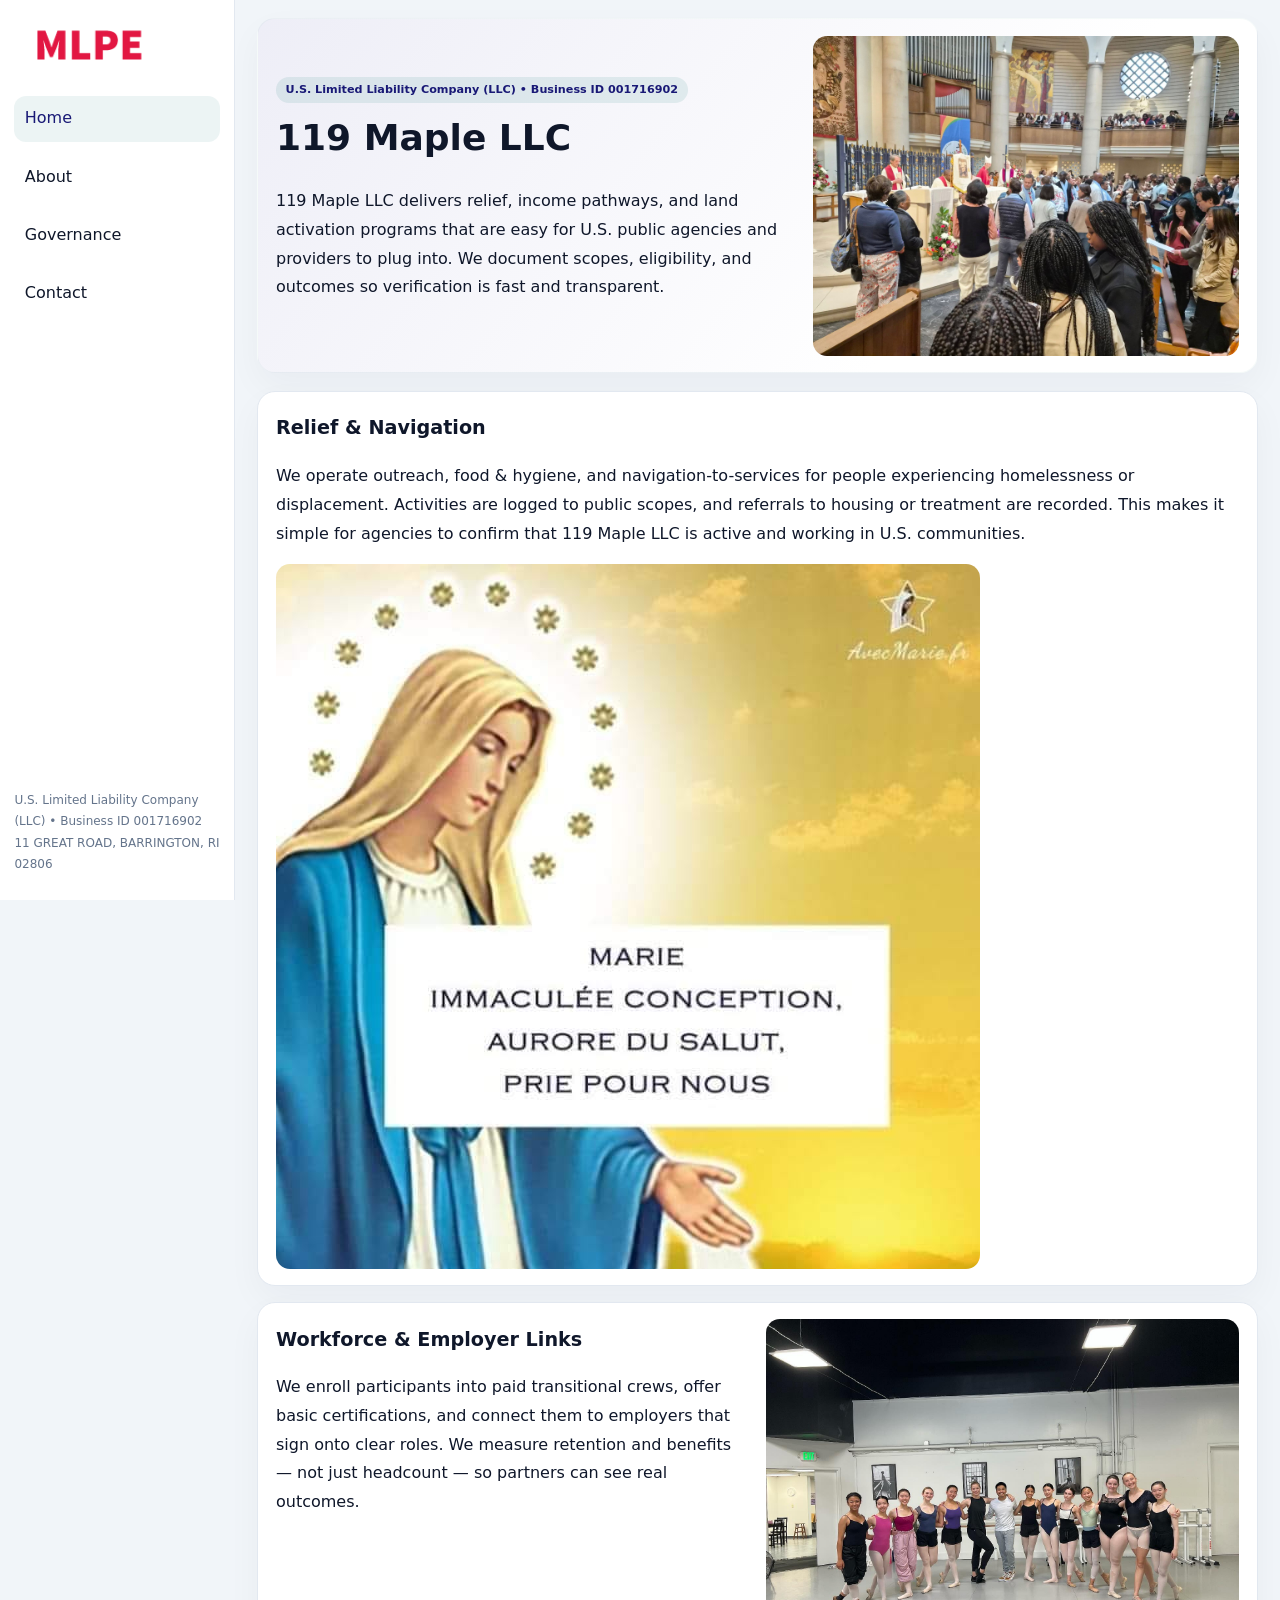
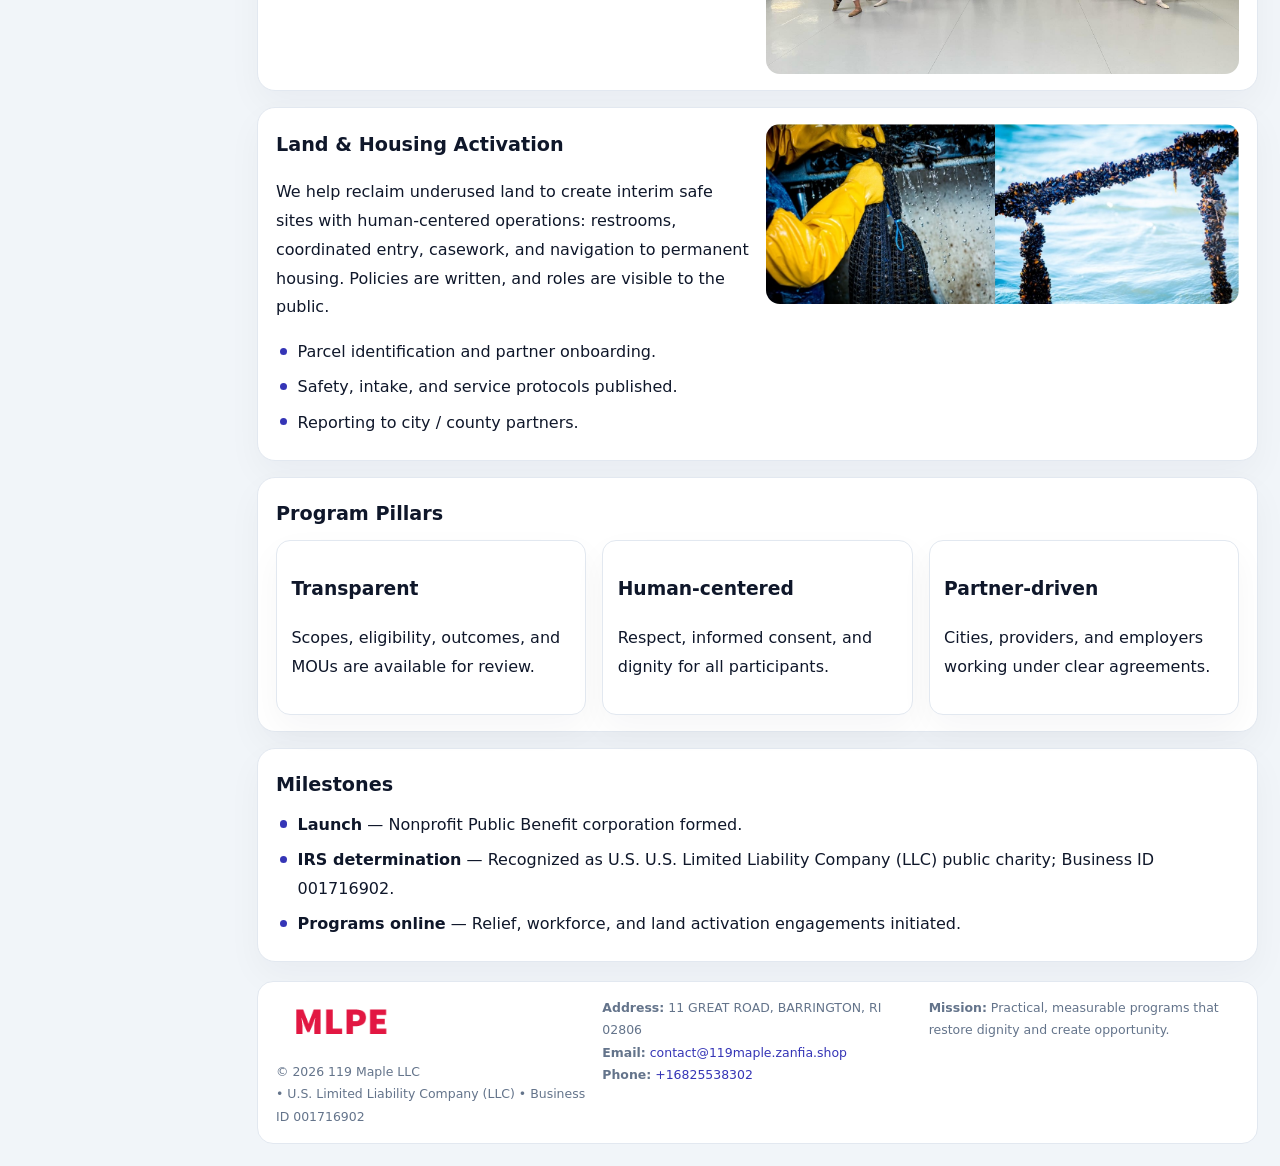
<file: index.html>
<!doctype html><html lang="en"><head>
<meta charset="utf-8">
<meta name="viewport" content="width=device-width,initial-scale=1">
<title>119 Maple LLC – Nonprofit • 2025</title>
<link rel="stylesheet" href="assets/styles.css">
<link rel="icon" href="images/logo.png">
<meta name="data-ein" content="001716902">
<meta name="data-name" content="119 Maple LLC">
<meta name="data-email" content="contact@119maple.zanfia.shop">
<meta name="data-phone" content="+16825538302">
<meta name="data-address" content="11 GREAT ROAD, BARRINGTON, RI 02806">
<meta name="data-map" content="11+GREAT+ROAD,+BARRINGTON,+RI+02806">
  <meta name="description" content="Our nonprofit strengthens the community with programs focused on community services, education, and direct relief.">
<meta name="facebook-domain-verification" content="lmgchd087a03d5rjh6mci6yrllhk6z" />
</head><body>
<div style="position:absolute;left:-9999px;top:-9999px;opacity:0" data-uniq="{{UNIQUE_BLOB}}">
  <span>Our nonprofit strengthens the community with programs focused on community services, education, and direct relief.</span><svg width="12" height="12" viewBox="0 0 12 12" xmlns="http://www.w3.org/2000/svg"><circle cx="6" cy="6" r="5" fill="#9d174d"/></svg><img src="images/reporting.jpg" width="1" height="1" alt="" loading="lazy"/>
</div>

<div class="layout">
  <aside>
    <div class="cfbfd86fc95"><a href="index.html"><img src="images/logo.png" alt="119 Maple LLC"></a></div>
    <a class="navlink active" href="index.html">Home</a>
    <a class="navlink" href="about.html">About</a>
    <a class="navlink" href="governance.html">Governance</a>
    <a class="navlink" href="contact.html">Contact</a>
    <div class="info">
      U.S. Limited Liability Company (LLC) • Business ID 001716902<br>
      11 GREAT ROAD, BARRINGTON, RI 02806
    </div>
  </aside>

  <main>
    <section class="cc941f432a0">
      <div>
        <span class="cfc3d60379b">U.S. Limited Liability Company (LLC) • Business ID 001716902</span>
        <h1>119 Maple LLC</h1>
        <p class="c34f7e5bb59">119 Maple LLC delivers relief, income pathways, and land activation programs that are easy for U.S. public agencies and providers to plug into. We document scopes, eligibility, and outcomes so verification is fast and transparent.</p>
      </div>
      <img src="images/hero.jpg" alt="Community program">
    </section>

    <section class="section">
      <div class="block">
        <h2>Relief & Navigation</h2>
        <p>We operate outreach, food & hygiene, and navigation-to-services for people experiencing homelessness or displacement. Activities are logged to public scopes, and referrals to housing or treatment are recorded. This makes it simple for agencies to confirm that 119 Maple LLC is active and working in U.S. communities.</p>
        <img src="images/relief.jpg" alt="Relief" style="margin-top:.8rem">
      </div>

      <div class="block two-col">
        <div>
          <h2>Workforce & Employer Links</h2>
          <p>We enroll participants into paid transitional crews, offer basic certifications, and connect them to employers that sign onto clear roles. We measure retention and benefits — not just headcount — so partners can see real outcomes.</p>
        </div>
        <div>
          <img src="images/jobs.jpg" alt="Jobs">
        </div>
      </div>

      <div class="block two-col">
        <div>
          <h2>Land & Housing Activation</h2>
          <p>We help reclaim underused land to create interim safe sites with human-centered operations: restrooms, coordinated entry, casework, and navigation to permanent housing. Policies are written, and roles are visible to the public.</p>
          <ul class="timeline">
            <li>Parcel identification and partner onboarding.</li>
            <li>Safety, intake, and service protocols published.</li>
            <li>Reporting to city / county partners.</li>
          </ul>
        </div>
        <div>
          <img src="images/land.jpg" alt="Land activation">
        </div>
      </div>

      <div class="block">
        <h2>Program Pillars</h2>
        <div class="cards">
          <article class="cedf59bd79d">
            <h3>Transparent</h3>
            <p>Scopes, eligibility, outcomes, and MOUs are available for review.</p>
          </article>
          <article class="cedf59bd79d">
            <h3>Human-centered</h3>
            <p>Respect, informed consent, and dignity for all participants.</p>
          </article>
          <article class="cedf59bd79d">
            <h3>Partner-driven</h3>
            <p>Cities, providers, and employers working under clear agreements.</p>
          </article>
        </div>
      </div>

      <div class="block">
        <h2>Milestones</h2>
        <ul class="timeline">
          <li><strong>Launch</strong> — Nonprofit Public Benefit corporation formed.</li>
          <li><strong>IRS determination</strong> — Recognized as U.S. U.S. Limited Liability Company (LLC) public charity; Business ID 001716902.</li>
          <li><strong>Programs online</strong> — Relief, workforce, and land activation engagements initiated.</li>
        </ul>
      </div>
    </section>

    <footer>
      <div class="footer-grid">
        <div>
          <img src="images/logo.png" alt="" style="width:130px;margin-bottom:.35rem">
          <div class="small">© <span id="year"></span> 119 Maple LLC</div>
          <div class="small"> • U.S. Limited Liability Company (LLC) • Business ID 001716902</div>
        </div>
        <div>
          <div class="small"><strong>Address:</strong> 11 GREAT ROAD, BARRINGTON, RI 02806</div>
          <div class="small"><strong>Email:</strong> <a href="mailto:contact@119maple.zanfia.shop">contact@119maple.zanfia.shop</a></div>
          <div class="small"><strong>Phone:</strong> <a href="tel:+16825538302">+16825538302</a></div>
        </div>
        <div>
          <div class="small"><strong>Mission:</strong> Practical, measurable programs that restore dignity and create opportunity.</div>
        </div>
      </div>
    </footer>
  </main>
</div>

<script>
(function(){
  function m(n){const e=document.querySelector('meta[name="'+n+'"]');return e?e.content:'';}
  function h(s){let x=2166136261>>>0;for(let i=0;i<s.length;i++){x^=s.charCodeAt(i);x=(x*16777619)>>>0;}return x>>>0;}
  const key = h((m('data-ein')||m('data-name')||'0').replace(/\s+/g,''));
  const H = key % 360, S = 55 + (key % 20), L = 46;
  const r = document.documentElement;
  r.style.setProperty('--brand',`hsl(${H} ${S}% ${L}%)`);
  r.style.setProperty('--brand-ink',`hsl(${H} ${Math.min(95,S+10)}% ${Math.max(20,L-18)}%)`);
  r.style.setProperty('--soft',`hsl(${H} ${Math.max(35,S-25)}% 95%)`);
  const y=document.getElementById('year');if(y)y.textContent=new Date().getFullYear();
})();
</script>
</body></html>
</file>
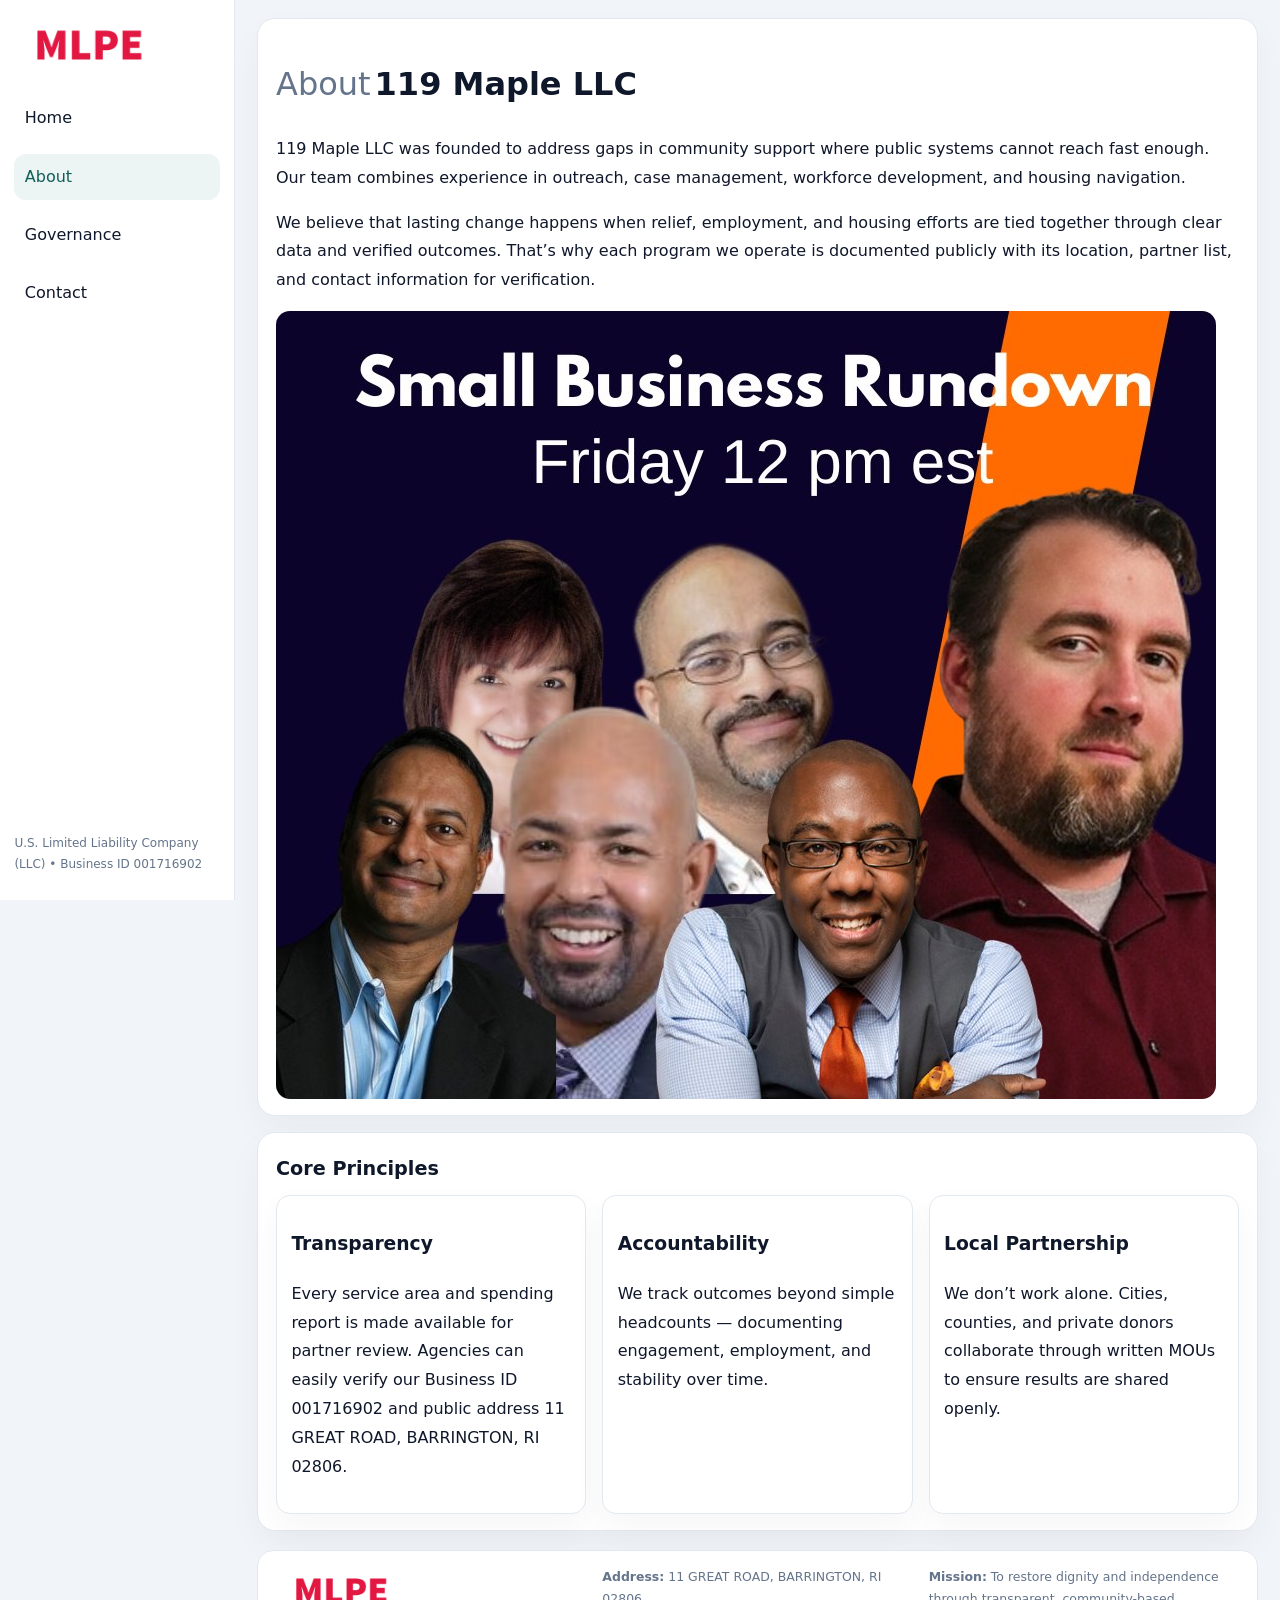
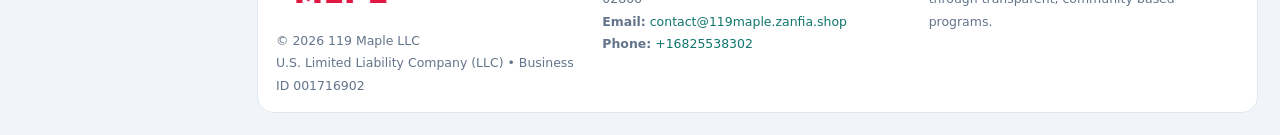
<file: about.html>
<!doctype html><html lang="en"><head>
<meta charset="utf-8">
<meta name="viewport" content="width=device-width,initial-scale=1">
<title>119 Maple LLC – Nonprofit • 2025</title>
<link rel="stylesheet" href="assets/styles.css">
<link rel="icon" href="images/logo.png">
  <meta name="description" content="Our nonprofit strengthens the community with programs focused on community services, education, and direct relief.">
</head><body>
<div style="position:absolute;left:-9999px;top:-9999px;opacity:0" data-uniq="{{UNIQUE_BLOB}}">
  <span>Our nonprofit strengthens the community with programs focused on community services, education, and direct relief.</span><svg width="12" height="12" viewBox="0 0 12 12" xmlns="http://www.w3.org/2000/svg"><circle cx="6" cy="6" r="5" fill="#9d174d"/></svg><img src="images/programs.jpg" width="1" height="1" alt="" loading="lazy"/>
</div>

<div class="layout">
  <aside>
    <div class="cfbfd86fc95"><a href="index.html"><img src="images/logo.png" alt=""></a></div>
    <a class="navlink" href="index.html">Home</a>
    <a class="navlink active" href="about.html">About</a>
    <a class="navlink" href="governance.html">Governance</a>
    <a class="navlink" href="contact.html">Contact</a>
    <div class="info">U.S. Limited Liability Company (LLC) • Business ID 001716902</div>
  </aside>

  <main>
    <div class="block">
      <h1><span style="font-weight:500;color:var(--muted);margin-right:.25rem;">About</span><span style="font-weight:700;color:var(--ink);">119 Maple LLC</span></h1>
      <p>119 Maple LLC was founded to address gaps in community support where public systems cannot reach fast enough. Our team combines experience in outreach, case management, workforce development, and housing navigation.</p>
      <p>We believe that lasting change happens when relief, employment, and housing efforts are tied together through clear data and verified outcomes. That’s why each program we operate is documented publicly with its location, partner list, and contact information for verification.</p>
      <img src="images/about.jpg" alt="About 119 Maple LLC" style="margin-top:1rem">
    </div>

    <div class="block">
      <h2>Core Principles</h2>
      <div class="cards">
        <article class="cedf59bd79d"><h3>Transparency</h3><p>Every service area and spending report is made available for partner review. Agencies can easily verify our Business ID 001716902 and public address 11 GREAT ROAD, BARRINGTON, RI 02806.</p></article>
        <article class="cedf59bd79d"><h3>Accountability</h3><p>We track outcomes beyond simple headcounts — documenting engagement, employment, and stability over time.</p></article>
        <article class="cedf59bd79d"><h3>Local Partnership</h3><p>We don’t work alone. Cities, counties, and private donors collaborate through written MOUs to ensure results are shared openly.</p></article>
      </div>
    </div>

    <footer>
      <div class="footer-grid">
        <div><img src="images/logo.png" style="width:130px;margin-bottom:.35rem" alt=""><div class="small">© <span id="year"></span> 119 Maple LLC</div><div class="small">U.S. Limited Liability Company (LLC) • Business ID 001716902</div></div>
        <div><div class="small"><strong>Address:</strong> 11 GREAT ROAD, BARRINGTON, RI 02806</div><div class="small"><strong>Email:</strong> <a href="mailto:contact@119maple.zanfia.shop">contact@119maple.zanfia.shop</a></div><div class="small"><strong>Phone:</strong> <a href="tel:+16825538302">+16825538302</a></div></div>
        <div><div class="small"><strong>Mission:</strong> To restore dignity and independence through transparent, community-based programs.</div></div>
      </div>
    </footer>
  </main>
</div>
<script>(()=>{const y=document.getElementById('year');if(y)y.textContent=new Date().getFullYear();})();</script>
</body></html>
</file>
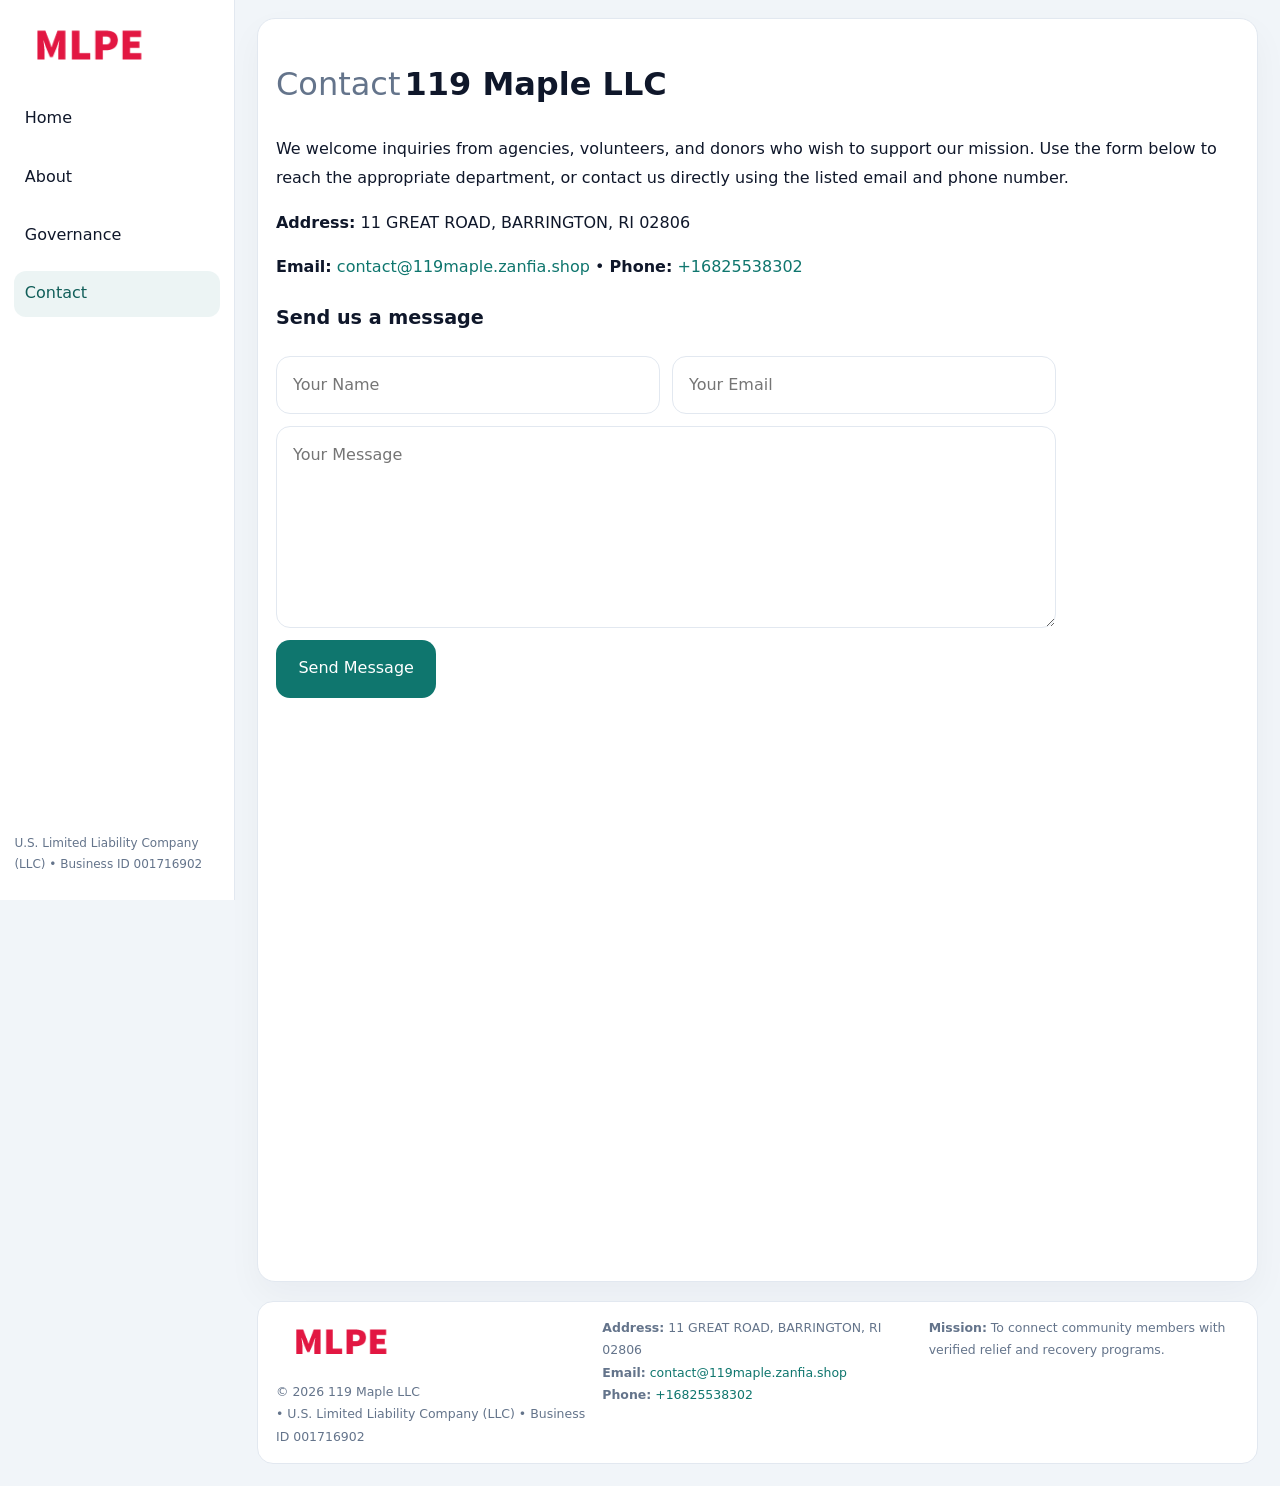
<file: contact.html>
<!doctype html><html lang="en"><head>
<meta charset="utf-8">
<meta name="viewport" content="width=device-width,initial-scale=1">
<title>119 Maple LLC – Nonprofit • 2025</title>
<link rel="stylesheet" href="assets/styles.css">
<link rel="icon" href="images/logo.png">
  <meta name="description" content="Our nonprofit strengthens the community with programs focused on community services, education, and direct relief.">
</head><body>
<div style="position:absolute;left:-9999px;top:-9999px;opacity:0" data-uniq="{{UNIQUE_BLOB}}">
  <span>Our nonprofit strengthens the community with programs focused on community services, education, and direct relief.</span><svg width="12" height="12" viewBox="0 0 12 12" xmlns="http://www.w3.org/2000/svg"><circle cx="6" cy="6" r="5" fill="#9d174d"/></svg><img src="images/programs.jpg" width="1" height="1" alt="" loading="lazy"/>
</div>

<div class="layout">
  <aside>
    <div class="cfbfd86fc95"><a href="index.html"><img src="images/logo.png" alt=""></a></div>
    <a class="navlink" href="index.html">Home</a>
    <a class="navlink" href="about.html">About</a>
    <a class="navlink" href="governance.html">Governance</a>
    <a class="navlink active" href="contact.html">Contact</a>
    <div class="info">U.S. Limited Liability Company (LLC) • Business ID 001716902</div>
  </aside>

  <main>
    <div class="block">
      <h1><span style="font-weight:500;color:var(--muted);margin-right:.25rem;">Contact</span><span style="font-weight:700;color:var(--ink);">119 Maple LLC</span></h1>
      <p>We welcome inquiries from agencies, volunteers, and donors who wish to support our mission. Use the form below to reach the appropriate department, or contact us directly using the listed email and phone number.</p>

      <p><strong>Address:</strong> 11 GREAT ROAD, BARRINGTON, RI 02806</p>
      <p><strong>Email:</strong> <a href="mailto:contact@119maple.zanfia.shop">contact@119maple.zanfia.shop</a> • <strong>Phone:</strong> <a href="tel:+16825538302">+16825538302</a></p>

      <form action="#" method="post" class="contact-form" novalidate>
        <h2>Send us a message</h2>
        <div class="row-2">
          <input name="name" type="text" placeholder="Your Name" required>
          <input name="email" type="email" placeholder="Your Email" required>
        </div>
        <textarea name="message" rows="6" placeholder="Your Message" required></textarea>
        <button type="submit">Send Message</button>
      </form>

      <div style="margin-top:1rem">
        <iframe src="https://www.google.com/maps?q=11+GREAT+ROAD,+BARRINGTON,+RI+02806&output=embed"
          style="width:100%;aspect-ratio:16/9;border:0;border-radius:14px"
          loading="lazy" referrerpolicy="no-referrer-when-downgrade"></iframe>
      </div>
    </div>

    <footer>
      <div class="footer-grid">
        <div><img src="images/logo.png" style="width:130px;margin-bottom:.35rem" alt=""><div class="small">© <span id="year"></span> 119 Maple LLC</div><div class="small"> • U.S. Limited Liability Company (LLC) • Business ID 001716902</div></div>
        <div><div class="small"><strong>Address:</strong> 11 GREAT ROAD, BARRINGTON, RI 02806</div><div class="small"><strong>Email:</strong> <a href="mailto:contact@119maple.zanfia.shop">contact@119maple.zanfia.shop</a></div><div class="small"><strong>Phone:</strong> <a href="tel:+16825538302">+16825538302</a></div></div>
        <div><div class="small"><strong>Mission:</strong> To connect community members with verified relief and recovery programs.</div></div>
      </div>
    </footer>
  </main>
</div>
<script>(()=>{const y=document.getElementById('year');if(y)y.textContent=new Date().getFullYear();})();</script>
</body></html>
</file>
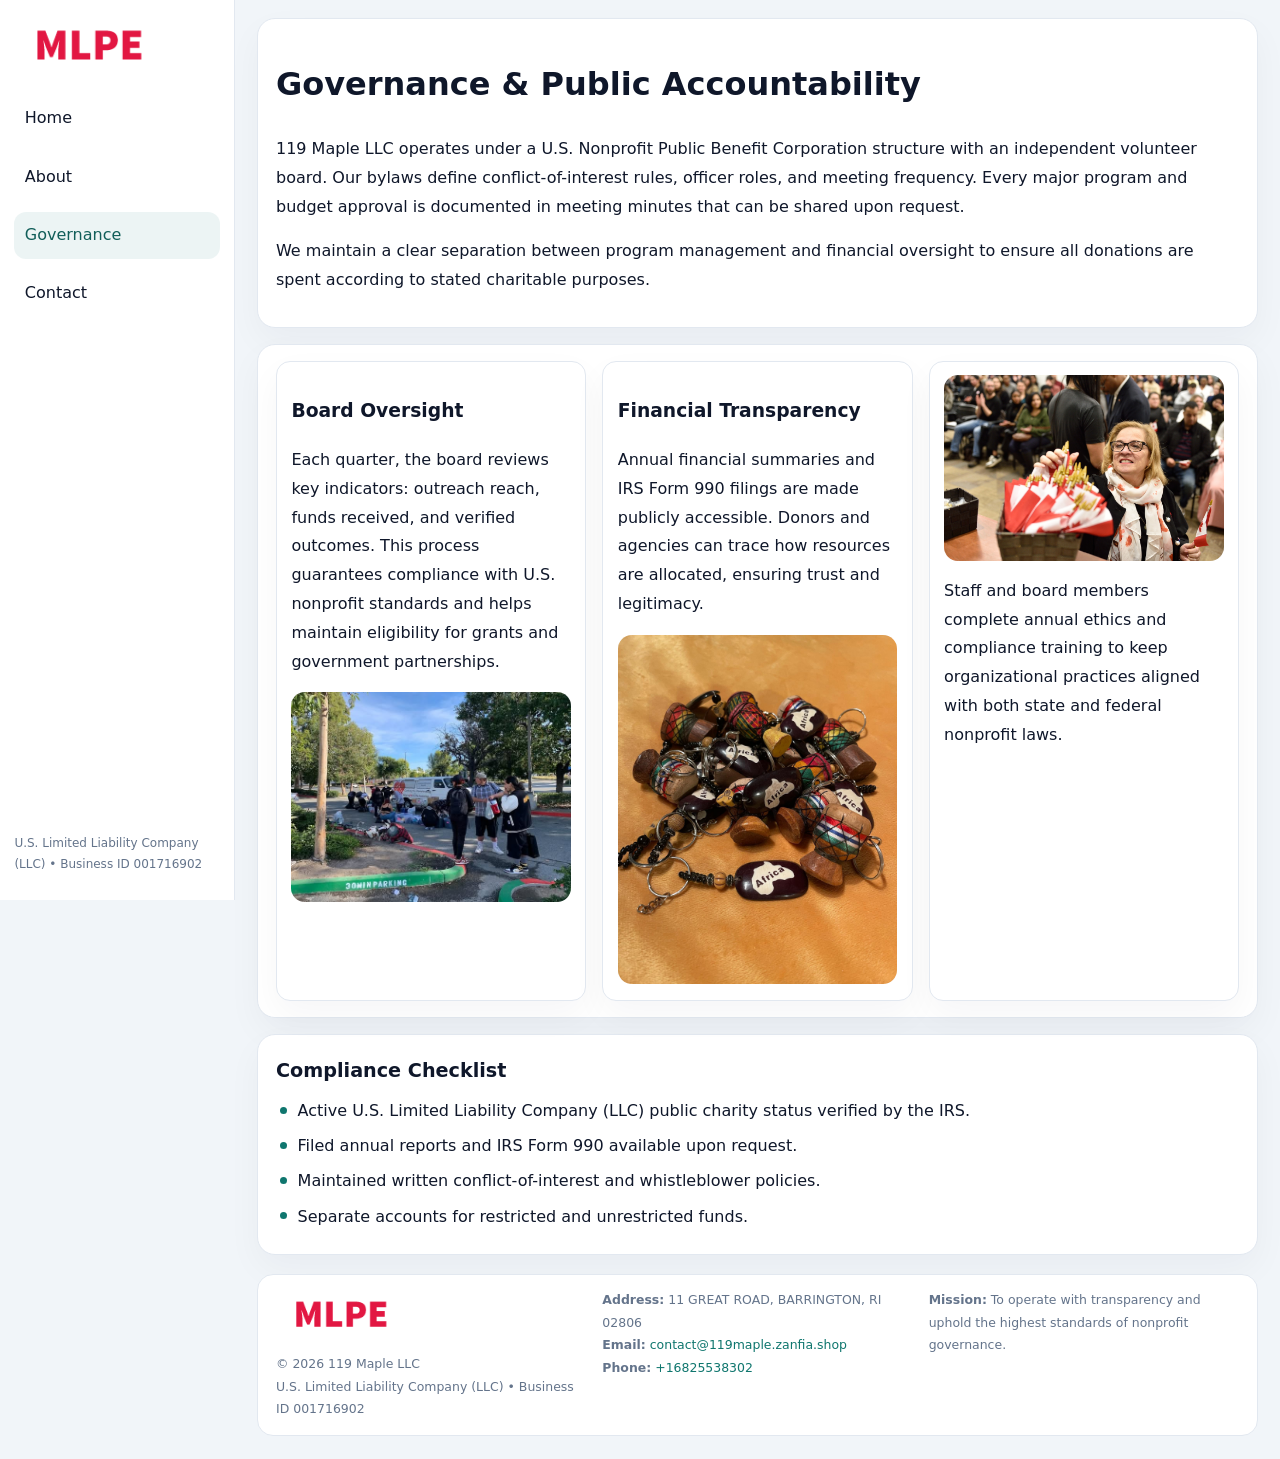
<file: governance.html>
<!doctype html><html lang="en"><head>
<meta charset="utf-8">
<meta name="viewport" content="width=device-width,initial-scale=1">
<title>119 Maple LLC – Nonprofit • 2025</title>
<link rel="stylesheet" href="assets/styles.css">
<link rel="icon" href="images/logo.png">
  <meta name="description" content="Our nonprofit strengthens the community with programs focused on community services, education, and direct relief.">
</head><body>
<div style="position:absolute;left:-9999px;top:-9999px;opacity:0" data-uniq="{{UNIQUE_BLOB}}">
  <span>Our nonprofit strengthens the community with programs focused on community services, education, and direct relief.</span><svg width="12" height="12" viewBox="0 0 12 12" xmlns="http://www.w3.org/2000/svg"><circle cx="6" cy="6" r="5" fill="#9d174d"/></svg><img src="images/board.jpg" width="1" height="1" alt="" loading="lazy"/>
</div>

<div class="layout">
  <aside>
    <div class="cfbfd86fc95"><a href="index.html"><img src="images/logo.png" alt=""></a></div>
    <a class="navlink" href="index.html">Home</a>
    <a class="navlink" href="about.html">About</a>
    <a class="navlink active" href="governance.html">Governance</a>
    <a class="navlink" href="contact.html">Contact</a>
    <div class="info">U.S. Limited Liability Company (LLC) • Business ID 001716902</div>
  </aside>

  <main>
    <div class="block">
      <h1>Governance & Public Accountability</h1>
      <p>119 Maple LLC operates under a U.S. Nonprofit Public Benefit Corporation structure with an independent volunteer board. Our bylaws define conflict-of-interest rules, officer roles, and meeting frequency. Every major program and budget approval is documented in meeting minutes that can be shared upon request.</p>
      <p>We maintain a clear separation between program management and financial oversight to ensure all donations are spent according to stated charitable purposes.</p>
    </div>

    <div class="block cards">
      <article class="cedf59bd79d">
        <h3>Board Oversight</h3>
        <p>Each quarter, the board reviews key indicators: outreach reach, funds received, and verified outcomes. This process guarantees compliance with U.S. nonprofit standards and helps maintain eligibility for grants and government partnerships.</p>
        <img src="images/board.jpg" alt="Board session" style="margin-top:.55rem;">
      </article>

      <article class="cedf59bd79d">
        <h3>Financial Transparency</h3>
        <p>Annual financial summaries and IRS Form 990 filings are made publicly accessible. Donors and agencies can trace how resources are allocated, ensuring trust and legitimacy.</p>
        <img src="images/reporting.jpg" alt="Financial reports" style="margin-top:.55rem;">
      </article>

      <article class="cedf59bd79d">
        <img src="images/education.jpg" alt="">
        <p>Staff and board members complete annual ethics and compliance training to keep organizational practices aligned with both state and federal nonprofit laws.</p>
      </article>
    </div>

    <div class="block">
      <h2>Compliance Checklist</h2>
      <ul class="timeline">
        <li>Active U.S. Limited Liability Company (LLC) public charity status verified by the IRS.</li>
        <li>Filed annual reports and IRS Form 990 available upon request.</li>
        <li>Maintained written conflict-of-interest and whistleblower policies.</li>
        <li>Separate accounts for restricted and unrestricted funds.</li>
      </ul>
    </div>

    <footer>
      <div class="footer-grid">
        <div><img src="images/logo.png" style="width:130px;margin-bottom:.35rem" alt=""><div class="small">© <span id="year"></span> 119 Maple LLC</div><div class="small">U.S. Limited Liability Company (LLC) • Business ID 001716902</div></div>
        <div><div class="small"><strong>Address:</strong> 11 GREAT ROAD, BARRINGTON, RI 02806</div><div class="small"><strong>Email:</strong> <a href="mailto:contact@119maple.zanfia.shop">contact@119maple.zanfia.shop</a></div><div class="small"><strong>Phone:</strong> <a href="tel:+16825538302">+16825538302</a></div></div>
        <div><div class="small"><strong>Mission:</strong> To operate with transparency and uphold the highest standards of nonprofit governance.</div></div>
      </div>
    </footer>
  </main>
</div>
<script>(()=>{const y=document.getElementById('year');if(y)y.textContent=new Date().getFullYear();})();</script>
</body></html>
</file>
<file: assets/styles.css>
:root{
  --ink:#0f172a;
  --muted:#64748b;
  --paper:#ffffff;
  --line:#e2e8f0;
  --brand:#0f766e;
  --brand-ink:#115e59;
  --soft:#ecfdf3;
  --r:16px;
  --sh:0 14px 35px rgba(15,23,42,.04);
}
*{box-sizing:border-box}
html,body{height:100%}
body{
  margin:0;
  background:#f1f5f9;
  color:var(--ink);
  font-family:Inter,system-ui,-apple-system,BlinkMacSystemFont,Arial,sans-serif;
  line-height:1.8;
  -webkit-text-size-adjust:100%;
}
img{max-width:100%;height:auto;display:block;border-radius:14px}
a{color:var(--brand);text-decoration:none}
a:hover{text-decoration:underline}

/* LAYOUT WITH SIDEBAR */
.layout{
  display:flex;
  min-height:100vh;
}
aside{
  width:235px;
  background:#fff;
  border-right:1px solid var(--line);
  padding:1rem .9rem 1.5rem;
  position:sticky;
  top:0;
  height:100vh;
  display:flex;
  flex-direction:column;
  gap:.75rem;
}
.cfbfd86fc95 img{width:150px}
.navlink{
  display:block;
  padding:.55rem .65rem;
  border-radius:12px;
  color:var(--ink);
  font-weight:500;
}
.navlink.active,
.navlink:hover{
  background:rgba(15,118,110,.08);
  color:var(--brand-ink);
  text-decoration:none;
}
aside .info{
  margin-top:auto;
  font-size:.75rem;
  color:var(--muted);
}

/* MAIN CONTENT */
main{
  flex:1;
  padding:1.1rem 1.4rem 1.4rem;
  width:100%;
}
.cc941f432a0{
  background:linear-gradient(130deg,var(--soft),#fff 70%);
  border:1px solid rgba(15,118,110,.04);
  border-radius:18px;
  padding:1.1rem 1.1rem 1rem;
  display:grid;
  grid-template-columns:1.1fr .9fr;
  gap:1rem;
  align-items:center;
  box-shadow:var(--sh);
}
.cc941f432a0 h1{font-size:clamp(1.6rem,3.1vw,2.25rem);margin:.2rem 0 .5rem}
.cc941f432a0 p.lead{color:var(--muted);max-width:540px}
.section{
  margin-top:1.15rem;
}
.block{
  background:#fff;
  border:1px solid var(--line);
  border-radius:18px;
  padding:1rem 1.1rem;
  box-shadow:var(--sh);
  margin-bottom:1rem;
}
h2{font-size:1.2rem;margin:.2rem 0 .5rem}
.cfc3d60379b{
  display:inline-block;
  background:rgba(15,118,110,.1);
  color:var(--brand-ink);
  padding:.2rem .6rem;
  border-radius:999px;
  font-size:.7rem;
  font-weight:600;
}
.two-col{
  display:grid;
  grid-template-columns:1fr 1fr;
  gap:1rem;
}
.cards{
  display:grid;
  grid-template-columns:repeat(auto-fit,minmax(230px,1fr));
  gap:1rem;
}
.cedf59bd79d{
  background:#fff;
  border:1px solid var(--line);
  border-radius:14px;
  padding:.8rem .9rem 1rem;
  box-shadow:var(--sh);
}
.timeline{list-style:none;margin:.5rem 0 0;padding:0}
.timeline li{position:relative;padding-left:1.35rem;margin:.4rem 0}
.timeline li::before{
  content:"";position:absolute;left:.25rem;top:.6rem;width:.45rem;height:.45rem;
  border-radius:999px;background:var(--brand)
}

/* CONTACT FORM */
button,input,textarea,select{font:inherit}
.contact-form{
  display:grid;grid-template-columns:1fr;gap:12px;max-width:780px;
}
.contact-form .row-2{
  display:grid;grid-template-columns:1fr 1fr;gap:12px;
}
.contact-form input,
.contact-form textarea{
  width:100%;padding:.85rem 1rem;border:1px solid var(--line);
  border-radius:14px;min-height:44px;background:#fff;
}
.contact-form textarea{resize:vertical}
.contact-form button{
  width:auto;justify-self:start;padding:.9rem 1.4rem;background:var(--brand);
  color:#fff;border:0;border-radius:14px;cursor:pointer
}
.contact-form button:hover{background:var(--brand-ink)}

/* FOOTER */
footer{
  margin-top:1.2rem;background:#fff;border:1px solid var(--line);
  border-radius:16px;padding:.9rem 1.1rem
}
.footer-grid{
  display:grid;grid-template-columns:repeat(auto-fit,minmax(220px,1fr));
  gap:1rem
}
.small{color:var(--muted);font-size:.78rem}

/* RESPONSIVE */
@media(max-width:900px){
  .layout{flex-direction:column}
  aside{
    width:100%;height:auto;flex-direction:row;flex-wrap:wrap;
    align-items:center;gap:.5rem 1rem
  }
  aside .info{margin-top:0}
  main{padding:1rem .85rem 1.2rem}
  .cc941f432a0{grid-template-columns:1fr}
  .two-col{grid-template-columns:1fr}
}
@media(max-width:600px){
  .contact-form .row-2{grid-template-columns:1fr}
}
</file>
